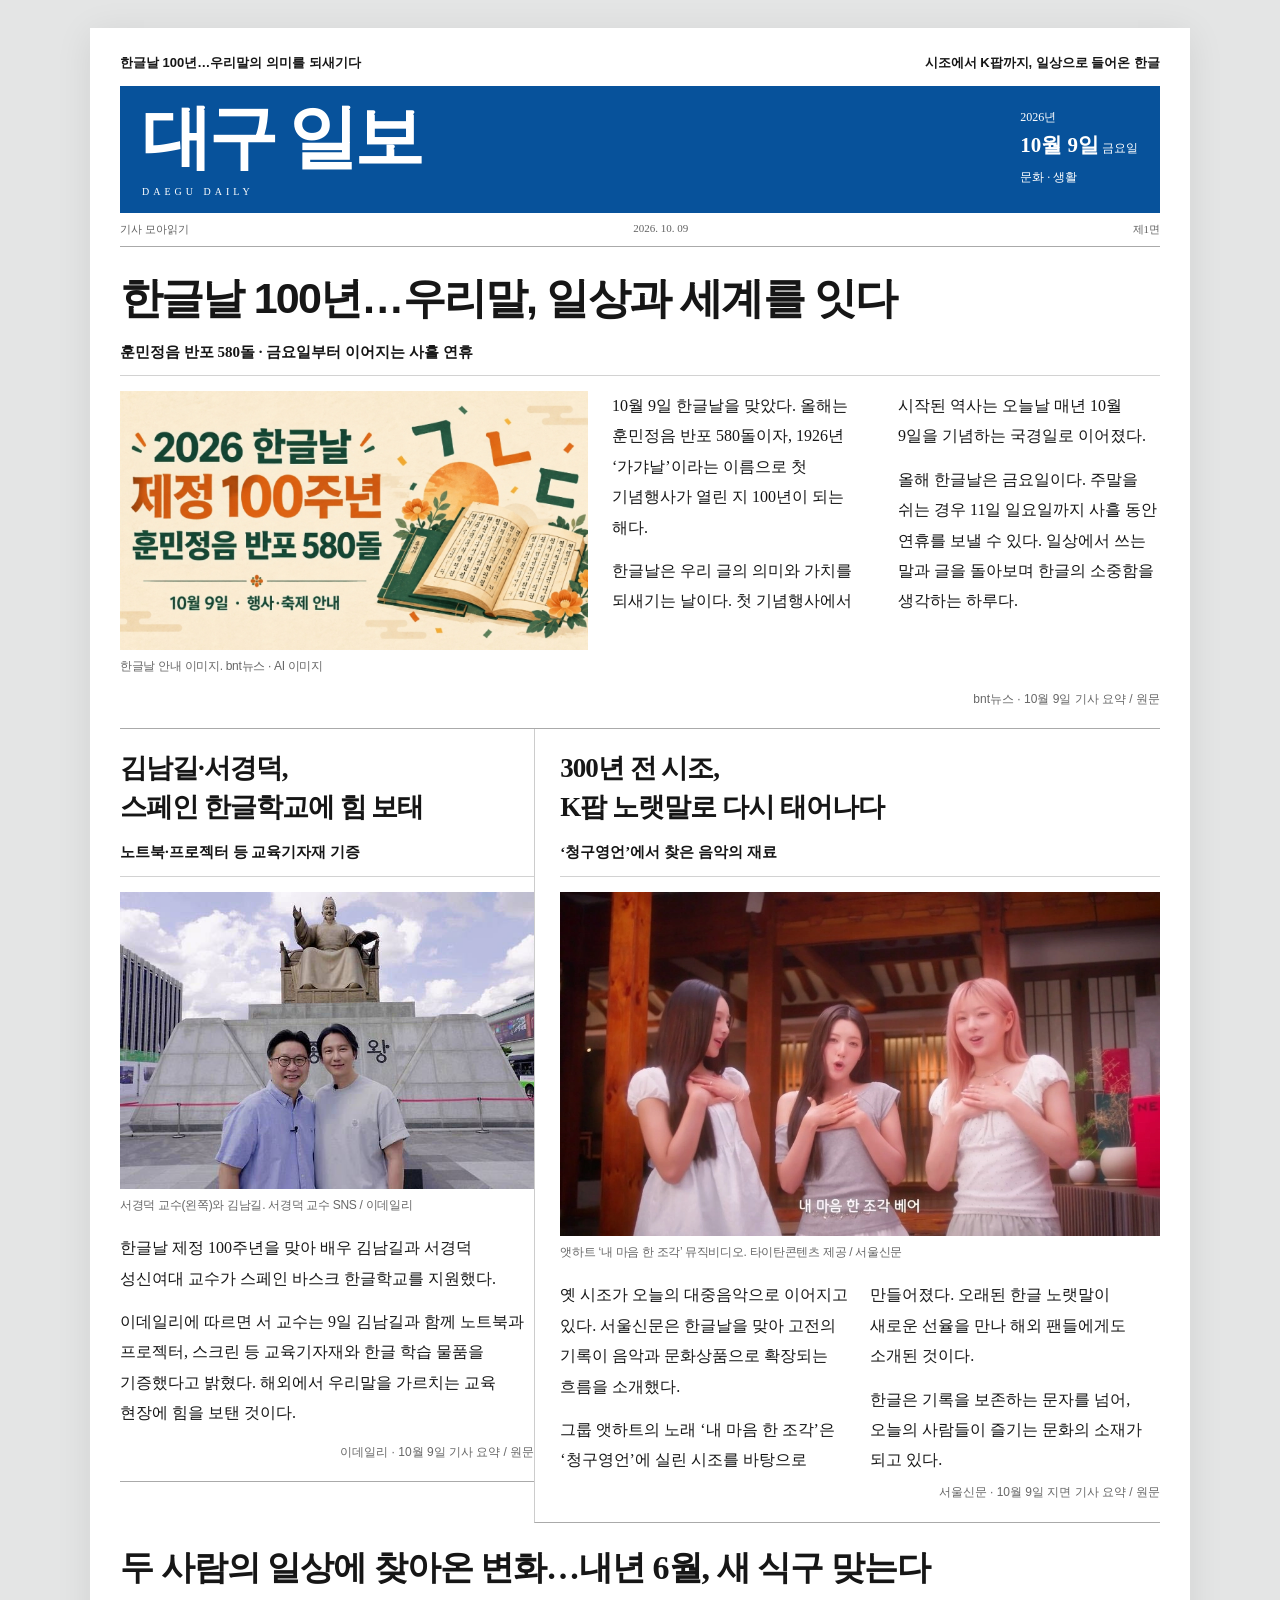
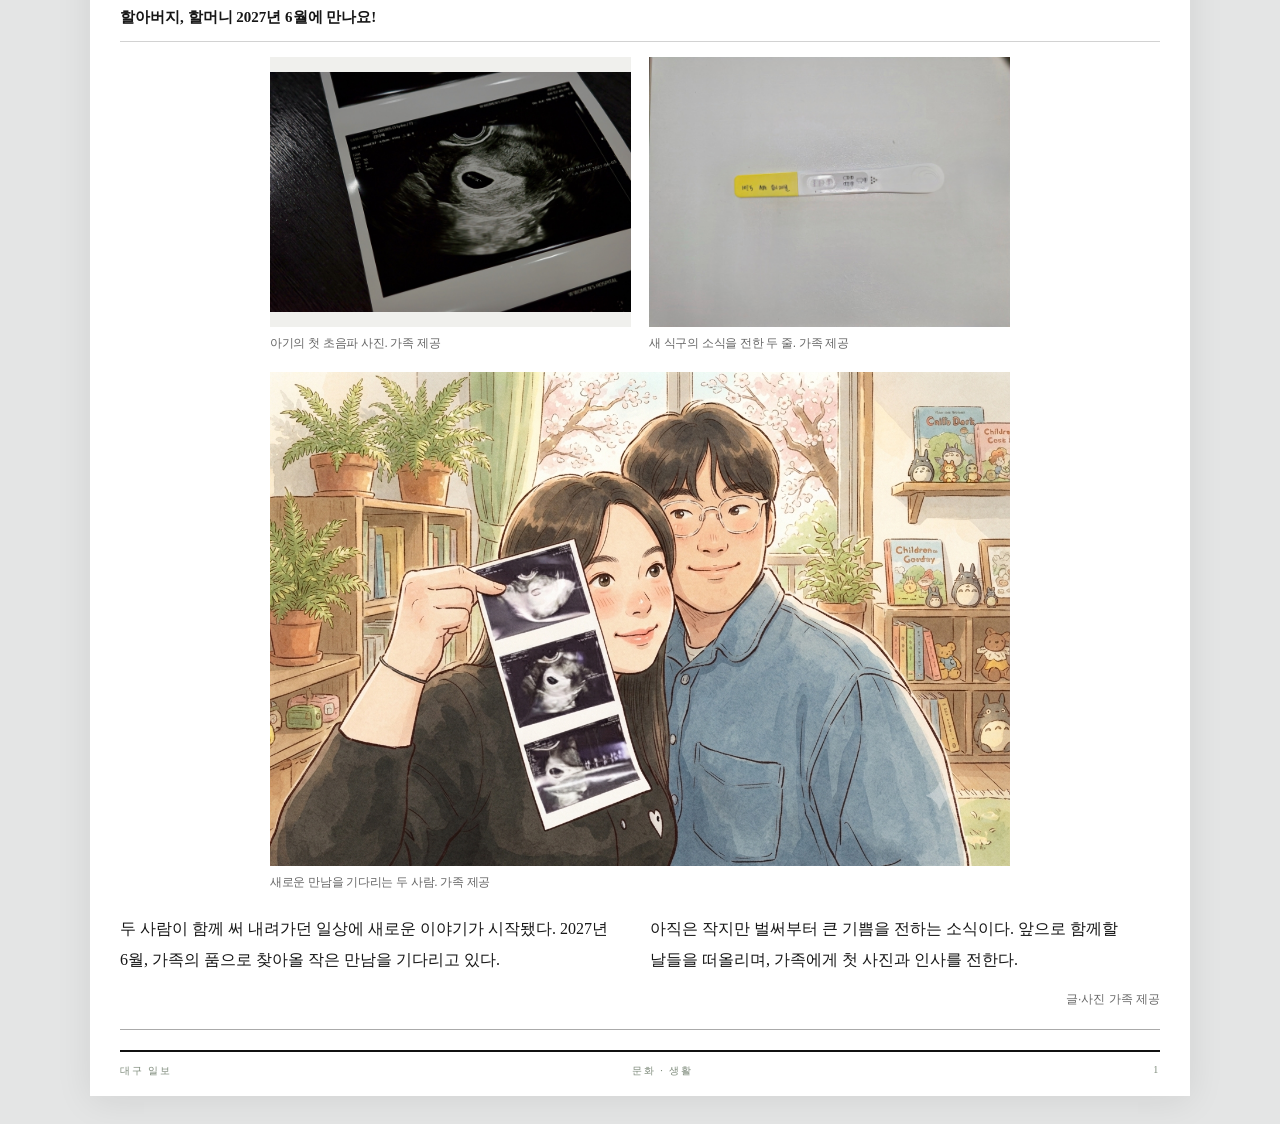
<file: index.html>
<!doctype html>
<html lang="ko">
<head>
<meta charset="utf-8"><meta name="viewport" content="width=device-width, initial-scale=1"><meta name="theme-color" content="#244c41"><meta name="description" content="2026년 10월 9일, 오늘의 기사와 함께 전하는 소식."><meta name="robots" content="noindex,nofollow,noarchive,nosnippet,noimageindex"><title>대구 일보 · 10월 9일</title>
<link rel="icon" type="image/svg+xml" href="data:image/svg+xml,%3Csvg xmlns='http://www.w3.org/2000/svg' viewBox='0 0 64 64'%3E%3Crect width='64' height='64' rx='16' fill='%23244c41'/%3E%3Ctext x='32' y='46' text-anchor='middle' font-size='48' fill='%23f5e7bc'%3E✦%3C/text%3E%3C/svg%3E">
<link rel="stylesheet" href="style.css">
</head>
<body>
<main>
<section id="news" class="press-page" aria-labelledby="news-title">
<div class="press-teasers"><span>한글날 100년…우리말의 의미를 되새기다</span><span>시조에서 K팝까지, 일상으로 들어온 한글</span></div>
<header class="press-masthead"><div><h1 id="news-title">대구 일보</h1><span>DAEGU DAILY</span></div><div class="press-date"><time datetime="2026-10-09">2026년<br><strong>10월 9일</strong> 금요일</time><p>문화 · 생활</p></div></header>
<div class="press-rule"><span>기사 모아읽기</span><span>2026. 10. 09</span><span>제1면</span></div>
<div class="press-grid">
<article class="press-story lead-story"><h2>한글날 100년…<br>우리말, 일상과 세계를 잇다</h2><p class="press-deck">훈민정음 반포 580돌 · 금요일부터 이어지는 사흘 연휴</p><figure class="news-photo"><img src="hangul.jpg" alt="한글날 제정 100주년과 훈민정음 반포 580돌을 안내하는 이미지" width="680" height="376"><figcaption>한글날 안내 이미지. bnt뉴스 · AI 이미지</figcaption></figure><div class="press-columns"><p>10월 9일 한글날을 맞았다. 올해는 훈민정음 반포 580돌이자, 1926년 ‘가갸날’이라는 이름으로 첫 기념행사가 열린 지 100년이 되는 해다.</p><p>한글날은 우리 글의 의미와 가치를 되새기는 날이다. 첫 기념행사에서 시작된 역사는 오늘날 매년 10월 9일을 기념하는 국경일로 이어졌다.</p><p>올해 한글날은 금요일이다. 주말을 쉬는 경우 11일 일요일까지 사흘 동안 연휴를 보낼 수 있다. 일상에서 쓰는 말과 글을 돌아보며 한글의 소중함을 생각하는 하루다.</p></div><a class="press-source" href="https://www.bntnews.co.kr/article/view/bnt202610080193" target="_blank" rel="noopener noreferrer">bnt뉴스 · 10월 9일 기사 요약 / 원문</a></article>
<article class="press-story culture-story"><h2>300년 전 시조,<br>K팝 노랫말로 다시 태어나다</h2><p class="press-deck">‘청구영언’에서 찾은 음악의 재료</p><figure class="news-photo"><img src="culture.webp" alt="앳하트 멤버들이 내 마음 한 조각 뮤직비디오에서 노래하는 모습" width="960" height="550"><figcaption>앳하트 ‘내 마음 한 조각’ 뮤직비디오. 타이탄콘텐츠 제공 / 서울신문</figcaption></figure><div class="press-columns"><p>옛 시조가 오늘의 대중음악으로 이어지고 있다. 서울신문은 한글날을 맞아 고전의 기록이 음악과 문화상품으로 확장되는 흐름을 소개했다.</p><p>그룹 앳하트의 노래 ‘내 마음 한 조각’은 ‘청구영언’에 실린 시조를 바탕으로 만들어졌다. 오래된 한글 노랫말이 새로운 선율을 만나 해외 팬들에게도 소개된 것이다.</p><p>한글은 기록을 보존하는 문자를 넘어, 오늘의 사람들이 즐기는 문화의 소재가 되고 있다.</p></div><a class="press-source" href="https://amp.seoul.co.kr/seoul/20261009008004" target="_blank" rel="noopener noreferrer">서울신문 · 10월 9일 지면 기사 요약 / 원문</a></article>
<article class="press-story people-story"><h2>김남길·서경덕,<br>스페인 한글학교에 힘 보태</h2><p class="press-deck">노트북·프로젝터 등 교육기자재 기증</p><figure class="news-photo"><img src="people.jpg" alt="세종대왕 동상 앞에 선 서경덕 교수와 배우 김남길" width="658" height="471"><figcaption>서경덕 교수(왼쪽)와 김남길. 서경덕 교수 SNS / 이데일리</figcaption></figure><p>한글날 제정 100주년을 맞아 배우 김남길과 서경덕 성신여대 교수가 스페인 바스크 한글학교를 지원했다.</p><p>이데일리에 따르면 서 교수는 9일 김남길과 함께 노트북과 프로젝터, 스크린 등 교육기자재와 한글 학습 물품을 기증했다고 밝혔다. 해외에서 우리말을 가르치는 교육 현장에 힘을 보탠 것이다.</p><a class="press-source" href="https://m.coinlab.edaily.co.kr/News/Read?mediaCodeNo=257&amp;newsId=01751526645611280" target="_blank" rel="noopener noreferrer">이데일리 · 10월 9일 기사 요약 / 원문</a></article>
<article class="press-story family-story"><h2>두 사람의 일상에 찾아온 변화…<br>내년 6월, 새 식구 맞는다</h2><p class="press-deck">할아버지, 할머니 2027년 6월에 만나요!</p><div class="family-photos"><div class="family-photo-pair"><figure class="news-photo"><img src="first-photo.jpg" alt="아기의 첫 초음파 사진" width="1800" height="1200"><figcaption>아기의 첫 초음파 사진. 가족 제공</figcaption></figure><figure class="news-photo"><img src="two-lines.jpg" alt="두 줄이 나타난 임신 테스트기 사진" width="1600" height="1200"><figcaption>새 식구의 소식을 전한 두 줄. 가족 제공</figcaption></figure></div><figure class="news-photo family-couple"><img src="together.png" alt="초음파 사진을 들고 있는 예비 엄마 아빠의 그림" width="1264" height="843"><figcaption>새로운 만남을 기다리는 두 사람. 가족 제공</figcaption></figure></div><div class="press-columns"><p>두 사람이 함께 써 내려가던 일상에 새로운 이야기가 시작됐다. 2027년 6월, 가족의 품으로 찾아올 작은 만남을 기다리고 있다.</p><p>아직은 작지만 벌써부터 큰 기쁨을 전하는 소식이다. 앞으로 함께할 날들을 떠올리며, 가족에게 첫 사진과 인사를 전한다.</p></div><p class="press-source family-source">글·사진 가족 제공</p></article>
</div><footer class="press-footer"><span>대구 일보</span><span>문화 · 생활</span><span>1</span></footer>
</section>

</main>
</body></html>
</file>
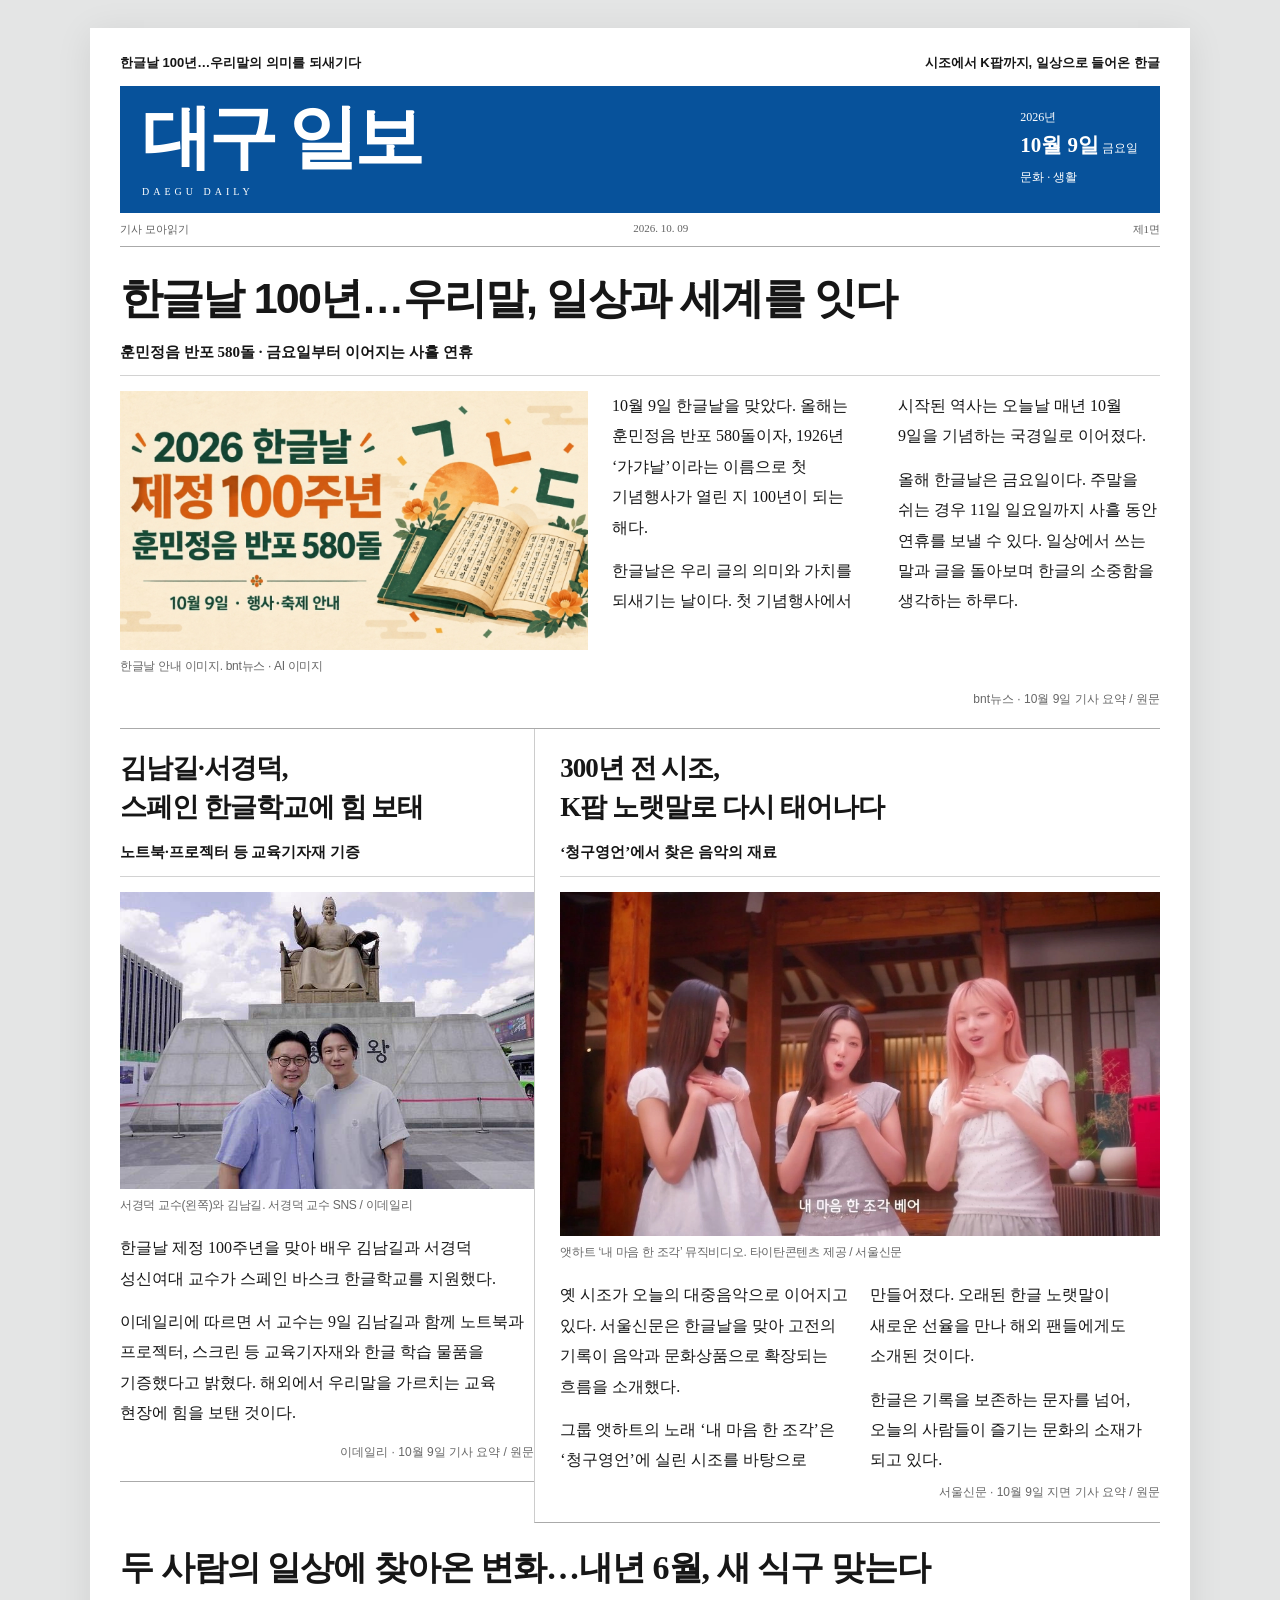
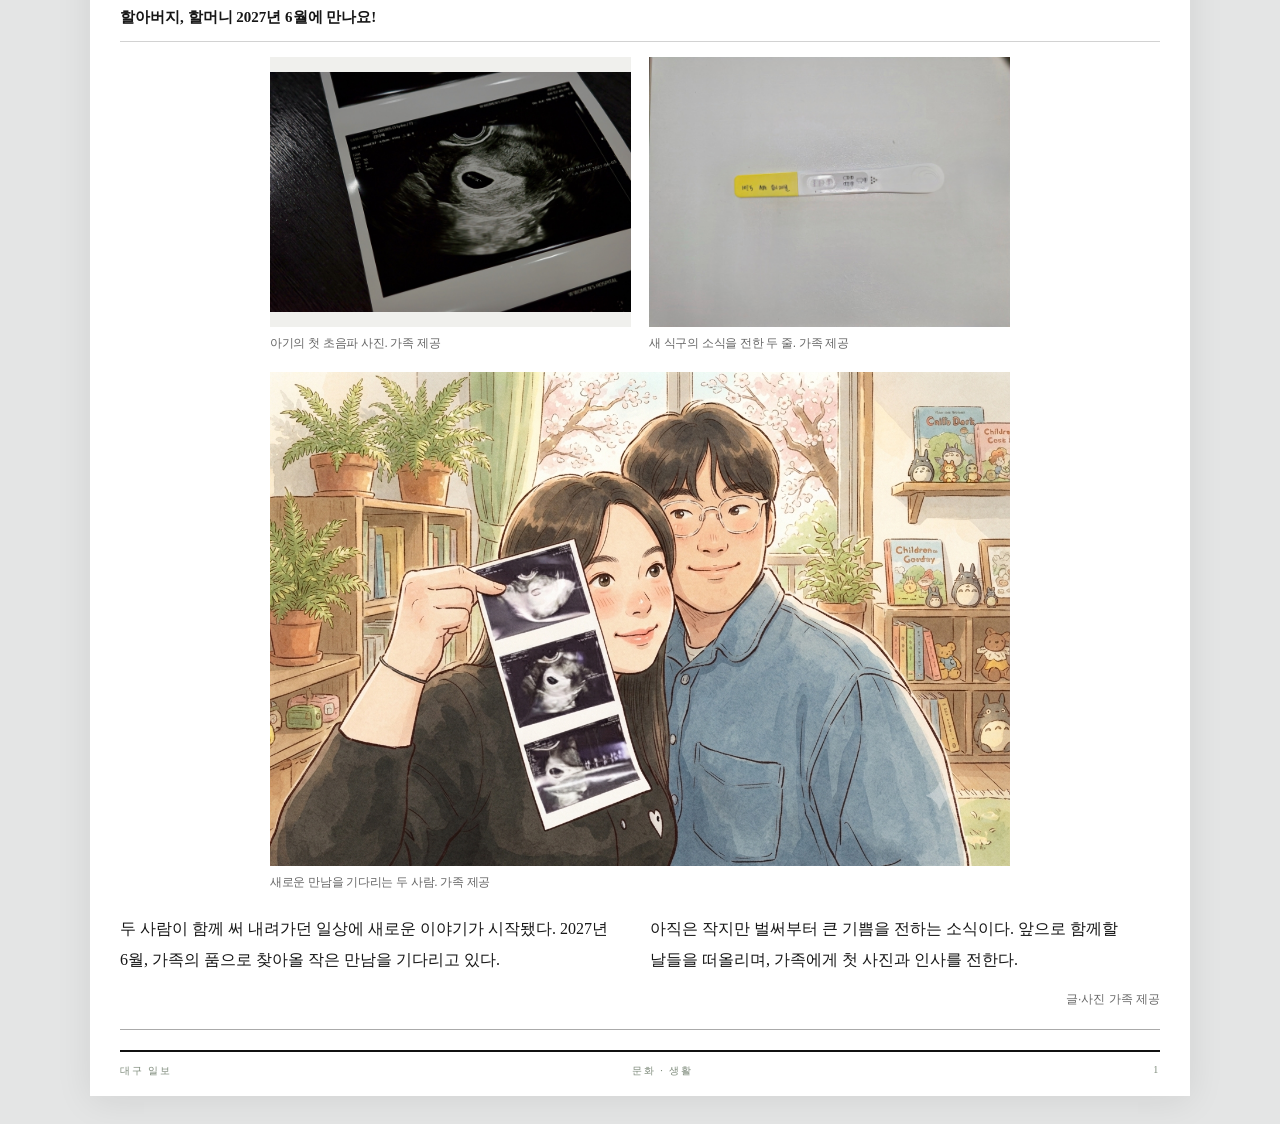
<file: 1009.html>
<!doctype html>
<html lang="ko">
<head>
<meta charset="utf-8"><meta name="viewport" content="width=device-width, initial-scale=1"><meta name="theme-color" content="#244c41"><meta name="description" content="2026년 10월 9일, 오늘의 기사와 함께 전하는 소식."><meta name="robots" content="noindex,nofollow,noarchive,nosnippet,noimageindex"><title>대구 일보 · 10월 9일</title>
<link rel="icon" type="image/svg+xml" href="data:image/svg+xml,%3Csvg xmlns='http://www.w3.org/2000/svg' viewBox='0 0 64 64'%3E%3Crect width='64' height='64' rx='16' fill='%23244c41'/%3E%3Ctext x='32' y='46' text-anchor='middle' font-size='48' fill='%23f5e7bc'%3E✦%3C/text%3E%3C/svg%3E">
<link rel="stylesheet" href="style.css?v=2">
<meta property="og:type" content="website"><meta property="og:site_name" content="대구 일보"><meta property="og:title" content="대구 일보 · 10월 9일"><meta property="og:description" content="한글날, 오늘의 문화와 생활 소식을 한 지면에서 만나보세요."><meta property="og:url" content="https://chanistics.github.io/edition-7f3c9e2a6b804d18/1009.html"><meta property="og:image" content="https://chanistics.github.io/edition-7f3c9e2a6b804d18/preview-newspaper-v2.jpg"><meta property="og:image:secure_url" content="https://chanistics.github.io/edition-7f3c9e2a6b804d18/preview-newspaper-v2.jpg"><meta property="og:image:type" content="image/jpeg"><meta property="og:image:width" content="1200"><meta property="og:image:height" content="630"><meta property="og:image:alt" content="대구 일보 제호와 발행일"><meta name="twitter:card" content="summary_large_image"><meta name="twitter:title" content="대구 일보 · 10월 9일"><meta name="twitter:description" content="오늘의 문화와 생활 소식"><meta name="twitter:image" content="https://chanistics.github.io/edition-7f3c9e2a6b804d18/preview-newspaper-v2.jpg"></head>
<body>
<main>
<section id="news" class="press-page" aria-labelledby="news-title">
<div class="press-teasers"><span>한글날 100년…우리말의 의미를 되새기다</span><span>시조에서 K팝까지, 일상으로 들어온 한글</span></div>
<header class="press-masthead"><div><h1 id="news-title">대구 일보</h1><span>DAEGU DAILY</span></div><div class="press-date"><time datetime="2026-10-09">2026년<br><strong>10월 9일</strong> 금요일</time><p>문화 · 생활</p></div></header>
<div class="press-rule"><span>기사 모아읽기</span><span>2026. 10. 09</span><span>제1면</span></div>
<div class="press-grid">
<article class="press-story lead-story"><h2>한글날 100년…<br>우리말, 일상과 세계를 잇다</h2><p class="press-deck">훈민정음 반포 580돌 · 금요일부터 이어지는 사흘 연휴</p><figure class="news-photo"><img src="hangul.jpg" alt="한글날 제정 100주년과 훈민정음 반포 580돌을 안내하는 이미지" width="680" height="376"><figcaption>한글날 안내 이미지. bnt뉴스 · AI 이미지</figcaption></figure><div class="press-columns"><p>10월 9일 한글날을 맞았다. 올해는 훈민정음 반포 580돌이자, 1926년 ‘가갸날’이라는 이름으로 첫 기념행사가 열린 지 100년이 되는 해다.</p><p>한글날은 우리 글의 의미와 가치를 되새기는 날이다. 첫 기념행사에서 시작된 역사는 오늘날 매년 10월 9일을 기념하는 국경일로 이어졌다.</p><p>올해 한글날은 금요일이다. 주말을 쉬는 경우 11일 일요일까지 사흘 동안 연휴를 보낼 수 있다. 일상에서 쓰는 말과 글을 돌아보며 한글의 소중함을 생각하는 하루다.</p></div><a class="press-source" href="https://www.bntnews.co.kr/article/view/bnt202610080193" target="_blank" rel="noopener noreferrer">bnt뉴스 · 10월 9일 기사 요약 / 원문</a></article>
<article class="press-story culture-story"><h2>300년 전 시조,<br>K팝 노랫말로 다시 태어나다</h2><p class="press-deck">‘청구영언’에서 찾은 음악의 재료</p><figure class="news-photo"><img src="culture.webp" alt="앳하트 멤버들이 내 마음 한 조각 뮤직비디오에서 노래하는 모습" width="960" height="550"><figcaption>앳하트 ‘내 마음 한 조각’ 뮤직비디오. 타이탄콘텐츠 제공 / 서울신문</figcaption></figure><div class="press-columns"><p>옛 시조가 오늘의 대중음악으로 이어지고 있다. 서울신문은 한글날을 맞아 고전의 기록이 음악과 문화상품으로 확장되는 흐름을 소개했다.</p><p>그룹 앳하트의 노래 ‘내 마음 한 조각’은 ‘청구영언’에 실린 시조를 바탕으로 만들어졌다. 오래된 한글 노랫말이 새로운 선율을 만나 해외 팬들에게도 소개된 것이다.</p><p>한글은 기록을 보존하는 문자를 넘어, 오늘의 사람들이 즐기는 문화의 소재가 되고 있다.</p></div><a class="press-source" href="https://amp.seoul.co.kr/seoul/20261009008004" target="_blank" rel="noopener noreferrer">서울신문 · 10월 9일 지면 기사 요약 / 원문</a></article>
<article class="press-story people-story"><h2>김남길·서경덕,<br>스페인 한글학교에 힘 보태</h2><p class="press-deck">노트북·프로젝터 등 교육기자재 기증</p><figure class="news-photo"><img src="people.jpg" alt="세종대왕 동상 앞에 선 서경덕 교수와 배우 김남길" width="658" height="471"><figcaption>서경덕 교수(왼쪽)와 김남길. 서경덕 교수 SNS / 이데일리</figcaption></figure><p>한글날 제정 100주년을 맞아 배우 김남길과 서경덕 성신여대 교수가 스페인 바스크 한글학교를 지원했다.</p><p>이데일리에 따르면 서 교수는 9일 김남길과 함께 노트북과 프로젝터, 스크린 등 교육기자재와 한글 학습 물품을 기증했다고 밝혔다. 해외에서 우리말을 가르치는 교육 현장에 힘을 보탠 것이다.</p><a class="press-source" href="https://m.coinlab.edaily.co.kr/News/Read?mediaCodeNo=257&amp;newsId=01751526645611280" target="_blank" rel="noopener noreferrer">이데일리 · 10월 9일 기사 요약 / 원문</a></article>
<article class="press-story family-story"><h2>두 사람의 일상에 찾아온 변화…<br>내년 6월, 새 식구 맞는다</h2><p class="press-deck">할아버지, 할머니 2027년 6월에 만나요!</p><div class="family-photos"><div class="family-photo-pair"><figure class="news-photo"><img src="first-photo.jpg" alt="아기의 첫 초음파 사진" width="1800" height="1200"><figcaption>아기의 첫 초음파 사진. 가족 제공</figcaption></figure><figure class="news-photo"><img src="two-lines.jpg" alt="두 줄이 나타난 임신 테스트기 사진" width="1600" height="1200"><figcaption>새 식구의 소식을 전한 두 줄. 가족 제공</figcaption></figure></div><figure class="news-photo family-couple"><img src="together.png" alt="초음파 사진을 들고 있는 예비 엄마 아빠의 그림" width="1264" height="843"><figcaption>새로운 만남을 기다리는 두 사람. 가족 제공</figcaption></figure></div><div class="press-columns"><p>두 사람이 함께 써 내려가던 일상에 새로운 이야기가 시작됐다. 2027년 6월, 가족의 품으로 찾아올 작은 만남을 기다리고 있다.</p><p>아직은 작지만 벌써부터 큰 기쁨을 전하는 소식이다. 앞으로 함께할 날들을 떠올리며, 가족에게 첫 사진과 인사를 전한다.</p></div><p class="press-source family-source">글·사진 가족 제공</p></article>
</div><footer class="press-footer"><span>대구 일보</span><span>문화 · 생활</span><span>1</span></footer>
</section>

</main>
</body></html>
</file>
<file: style.css>
:root{color-scheme:light;--paper:#fbf7ec;--ink:#244c41;--muted:#6c786f;--gold:#d8b570;--line:#d9d9c9}*{box-sizing:border-box}body{margin:0;background:#e9eddf;color:var(--ink);font-family:-apple-system,BlinkMacSystemFont,"Apple SD Gothic Neo","Malgun Gothic",sans-serif}button{font:inherit;cursor:pointer;-webkit-tap-highlight-color:transparent}button:focus-visible{outline:3px solid #b98236;outline-offset:5px}[hidden]{display:none!important}main{max-width:760px;margin:auto;background:var(--paper);min-height:100svh;box-shadow:0 0 90px #244c410a}.game{padding:32px 42px 26px;min-height:100svh;display:flex;flex-direction:column;justify-content:space-between}.masthead,.letter-top{display:flex;align-items:center;justify-content:space-between;font-size:12px;letter-spacing:2px;border-bottom:1px solid var(--line);padding-bottom:20px}.tiny-star{font-size:25px}.intro{text-align:center;padding:48px 0 34px}.eyebrow{font-size:12px;letter-spacing:2px;font-weight:600}.intro h1{font-family:Georgia,"Batang",serif;font-weight:400;font-size:clamp(32px,6vw,48px);line-height:1.55;letter-spacing:-1.6px;margin:22px 0}em{font-style:normal;position:relative}.intro em{background:linear-gradient(transparent 76%,#e4d5a6 76%,#e4d5a6 93%,transparent 93%)}.instruction{font-size:16px;line-height:1.9;color:var(--muted)}.cards{display:grid;grid-template-columns:repeat(3,1fr);gap:16px;perspective:1000px;padding:8px 5px 20px}.card{position:relative;border:0;padding:0;aspect-ratio:0.65;background:transparent;transition:transform .3s;min-width:0}.card:nth-child(1){transform:rotate(-6deg) translateY(7px)}.card:nth-child(3){transform:rotate(6deg) translateY(7px)}.card:hover{transform:translateY(-8px)}.back,.front{position:absolute;inset:0;display:flex;flex-direction:column;align-items:center;justify-content:space-between;border-radius:80px 80px 10px 10px;padding:24px 8px;backface-visibility:hidden;transition:transform .65s;box-shadow:0 7px 14px #244c4112}.back{background:var(--ink);color:#f1e4bf;border:6px double #8b9a78;transform:rotateY(0deg)}.front{background:#efe9d6;border:1px solid #d7c8a2;transform:rotateY(180deg);justify-content:center;gap:14px}.card.open .back{transform:rotateY(-180deg)}.card.open .front{transform:rotateY(0deg)}.card-number{font:italic 20px Georgia,serif}.card-symbol{font-size:66px;line-height:1}.card-label{font-size:12px;letter-spacing:4px}.front-icon{font-size:40px;color:#9c742e}.front strong{font-size:23px;font-weight:500}.front span:last-child{font-size:13px;color:#657469;white-space:nowrap}.game-bottom{text-align:center;padding-top:30px}#progress{font-size:14px;color:var(--muted);min-height:22px}.primary{width:100%;max-width:380px;background:var(--ink);border:1px solid var(--ink);color:var(--paper);padding:18px;border-radius:4px;font-size:16px;transition:background .3s}.primary:disabled{background:#e7e8db;border-color:#e0e2d3;color:#7a8376;cursor:default}.footnote{font-size:11px;letter-spacing:2px;margin:30px 0 0;color:#7b8878}.letter{padding:30px 42px 24px;animation:arrive .9s ease both}.announcement{text-align:center;padding:46px 0 30px}.announcement .eyebrow{font-size:13px;letter-spacing:1px}.heart{display:block;font:56px Georgia,serif;color:#9c742e;margin:20px 0}.announcement h1{font-family:Georgia,"Batang",serif;font-size:clamp(27px,5vw,40px);line-height:1.7;font-weight:400;letter-spacing:-1.5px;margin:12px -10px 22px;outline:none}.announcement h1 em{font-size:.84em}.announcement p:last-child,.closing p{font-size:16px;line-height:2;color:#687669}.album{padding-top:6px}.photo-row{display:grid;grid-template-columns:1fr 1fr;gap:14px}figure{margin:0;background:#fffdf8;padding:9px;box-shadow:0 3px 14px #244c4110;border:1px solid #e6e2d6}figure img{display:block;width:100%;height:auto}.photo-row img{aspect-ratio:1.2;object-fit:cover}.photo-row figure:nth-child(2) img{object-fit:contain;background:#d5d5d0}figcaption{font-size:13px;color:#627368;padding:13px 2px 5px;letter-spacing:-.3px}figcaption span{font-family:Georgia,serif;color:#9b947c;font-size:12px;margin-right:6px}.couple{margin-top:19px;transform:rotate(-1deg)}.closing{text-align:center;padding:26px 0 20px}.date{border-top:1px solid var(--line);border-bottom:1px solid var(--line);max-width:250px;margin:27px auto;padding:22px}.date span{display:block;font-size:13px;letter-spacing:2px}.date strong{display:block;font:38px Georgia,serif;font-weight:400;letter-spacing:4px;margin-top:12px}.closing .signature{color:var(--ink)}footer{text-align:center}footer>span{display:block;font-size:10px;letter-spacing:1.8px;color:#7b8878}#restart{margin-top:25px;background:none;border:0;border-bottom:1px solid #a0ab99;color:#6b796c;font-size:14px;padding:8px 1px}#confetti{position:fixed;inset:0;pointer-events:none;overflow:hidden}.confetti-piece{position:absolute;top:-20px;width:7px;height:12px;animation:fall 3.5s ease-in forwards}@keyframes fall{to{transform:translateY(110vh) rotate(500deg);opacity:0}}@keyframes arrive{from{opacity:0;transform:translateY(24px)}to{opacity:1;transform:translateY(0)}}@media(min-width:800px){main{margin:28px auto;min-height:calc(100svh - 56px)}.game{min-height:calc(100svh - 56px);max-width:650px;margin:auto}.letter{padding-left:65px;padding-right:65px}}@media(max-width:480px){.game{padding:24px 24px 22px}.intro{padding:32px 0 24px}.cards{gap:10px}.back,.front{padding:18px 4px}.card-symbol{font-size:48px}.front{gap:11px}.front strong{font-size:21px}.front span:last-child{font-size:12px}.letter{padding:24px 20px}.announcement{padding-top:32px}.photo-row{gap:10px}figure{padding:6px}figcaption{font-size:12px;padding:11px 0 4px}.game-bottom{padding-top:22px}.masthead,.letter-top{font-size:10px;letter-spacing:1.6px}}@media(prefers-reduced-motion:reduce){*,*::before,*::after{animation:none!important;transition:none!important}.confetti-piece{display:none}}

/* A compact arcade that keeps the letter a surprise until the reward is claimed. */
.game{display:block;max-width:560px;padding:24px 28px 22px;min-height:100svh}.arcade-intro{text-align:center;padding:25px 0 22px}.arcade-intro h1{font-family:Georgia,"Batang",serif;font-size:34px;font-weight:400;letter-spacing:-1.4px;margin:12px 0}.arcade-intro h1 em{font-style:normal}.arcade-intro>p:last-child{font-size:14px;line-height:1.7;color:var(--muted);margin-bottom:0}.scoreboard{display:flex;align-items:center;justify-content:space-between;gap:8px;font-size:12px;margin-bottom:12px}.scoreboard strong{font-size:16px;font-variant-numeric:tabular-nums}.scoreboard>span:first-child{letter-spacing:1px}.score-total{color:#7b8878}#pause{border:1px solid #c4ccba;background:transparent;color:var(--ink);border-radius:4px;padding:9px 10px;font-size:12px;min-height:40px}#pause:disabled{opacity:.45;cursor:default}.playfield{position:relative;border-radius:12px;overflow:hidden;background:#173d35;box-shadow:0 8px 24px #244c4119}#board{display:block;width:100%;height:auto;touch-action:none;outline-offset:-4px;aspect-ratio:360/410}.game-overlay{position:absolute;inset:0;display:grid;place-items:center;background:#15392ec9;padding:20px}.overlay-panel{text-align:center;width:100%;color:#fbf7ec}#overlay-kicker{font-size:12px;letter-spacing:2px;color:#e3c890}#overlay-title{font-family:Georgia,"Batang",serif;font-size:32px;font-weight:400;line-height:1.45;margin:18px 0}#overlay-copy{font-size:14px;line-height:1.8;color:#d5dfd0;margin:0 0 25px}.overlay-panel .primary{background:#f0dfb8;color:#23483b;border-color:#f0dfb8;max-width:245px;font-weight:600;padding:15px}.arcade-bottom{text-align:center;padding-top:15px}#controls{font-size:14px;line-height:1.8;margin:0;color:#526955}#controls span{font-size:12px;color:#778171}.game-status{font-size:13px;color:#657667;line-height:1.6;min-height:21px;margin:12px 0 0}.arcade-bottom .footnote{margin-top:18px}@media(min-width:800px){.game{min-height:calc(100svh - 56px)}}@media(max-width:480px){.game{padding:18px 20px}.game .masthead{padding-bottom:13px}.arcade-intro{padding:16px 0}.arcade-intro h1{font-size:30px;margin:8px 0}.arcade-intro .eyebrow{font-size:11px;margin:6px 0}.arcade-intro>p:last-child{font-size:13px}.arcade-bottom .footnote{margin-top:12px}}@media(max-height:750px) and (max-width:480px){.playfield{max-width:290px;margin:auto}.arcade-intro{padding:10px 0}.arcade-intro h1{font-size:27px}.arcade-bottom{padding-top:10px}.arcade-bottom .footnote{display:none}}

.newspaper{padding:32px 42px 26px;color:#292e2b;background:#fbf9f1;min-height:100svh}.news-masthead{text-align:center;border-top:3px solid #292e2b;padding-top:15px}.news-masthead>p{font:11px Georgia,serif;letter-spacing:4px;margin:0}.news-masthead h1{font-family:"Batang",Georgia,serif;font-size:52px;letter-spacing:-3px;font-weight:600;margin:15px 0 20px}.edition{border-top:1px solid #292e2b;border-bottom:3px double #292e2b;display:flex;justify-content:space-between;gap:12px;padding:11px 0;font-size:12px;color:#545c56}.news-article{padding-top:28px}.news-category{display:flex;justify-content:space-between;align-items:center;font-size:12px;font-weight:600;letter-spacing:1px;color:#5a635a}.news-category span{font:italic 22px Georgia,serif;color:#a1a496}.news-article h2{font-family:"Batang",Georgia,serif;font-weight:600;font-size:38px;line-height:1.5;letter-spacing:-1.4px;margin:14px 0}.news-deck{font-size:14px;line-height:1.8;color:#646b60;margin:0 0 19px}.article-credit{display:flex;justify-content:space-between;flex-wrap:wrap;gap:6px;font-size:12px;color:#7a8075;border-bottom:1px solid #d5d6cb;padding-bottom:14px}.news-body{font-family:"Batang",Georgia,serif;font-size:17px;line-height:2;word-break:keep-all;padding-top:4px}.news-body p{margin:20px 0}.news-note{border-left:2px solid #546854;padding:4px 0 4px 20px;margin:28px 0}.news-note>span{font-size:12px;color:#77806f}.news-note p{font-family:"Batang",Georgia,serif;font-size:20px;line-height:1.7;margin:8px 0;color:#455642}.source-note{display:flex;justify-content:space-between;align-items:center;gap:16px;border-top:1px solid #d5d6cb;padding:14px 0 20px}.source-note p{font-size:12px;color:#757d6f;line-height:1.9;margin:0}.source-note a{color:#465d48;font-size:12px;white-space:nowrap;text-underline-offset:4px;padding:12px 0}.personal-news{border-top:3px double #292e2b;padding:30px 0 24px;text-align:center}.personal-label{font-size:12px;letter-spacing:2px;color:#77806f}.personal-news h2{font-family:"Batang",Georgia,serif;font-size:29px;line-height:1.6;font-weight:400;letter-spacing:-1px;color:var(--ink);margin:18px 0}.personal-news>p:not(.personal-label){font-size:14px;line-height:1.8;color:#6e7869}.personal-news .primary{margin-top:15px}.news-footer{font-size:11px;line-height:1.8;color:#8a907f;border-top:1px solid #d5d6cb;padding-top:18px}@media(min-width:800px){.newspaper{padding:38px 65px;min-height:calc(100svh - 56px)}}@media(max-width:480px){.newspaper{padding:24px}.news-masthead h1{font-size:43px}.news-article h2{font-size:30px;letter-spacing:-1.3px}.news-deck{font-size:13px}.news-body{font-size:16px}.personal-news h2{font-size:27px}.source-note{gap:9px}.source-note p{font-size:11px}.edition{font-size:11px}}

/* Printed newspaper edition; announcement styles remain unchanged. */
body:has(.newspaper:not([hidden])){background:#dddcd5}main:has(.newspaper:not([hidden])){max-width:960px;background:#f5f2e8;box-shadow:0 2px 4px #191b191a,0 16px 60px #191b191c}.newspaper{color:#242620;background-color:#f5f2e8;background-image:repeating-linear-gradient(0deg,#3a392003 0px,#3a392003 1px,transparent 1px,transparent 3px);padding:28px 42px 22px;border:1px solid #d8d6cc}.news-masthead{border:0;padding:0}.paper-topline{display:flex;justify-content:space-between;font-size:12px;font-family:"Batang",serif;border-top:2px solid #292b24;border-bottom:1px solid #292b24;padding:9px 0}.nameplate{display:grid;grid-template-columns:1fr 4fr 1fr;align-items:center;gap:10px;padding:24px 0 21px}.news-masthead h1{font-family:"Batang",Georgia,serif;font-size:70px;font-weight:900;letter-spacing:-4px;line-height:1.2;margin:0}.nameplate>div>p{font:10px Georgia,serif;letter-spacing:4px;margin:9px 0 0}.date-block{border-right:1px solid #9b9c8e;padding-right:10px}.date-block strong{display:block;font:bold 25px Georgia,serif}.date-block span{display:block;font:10px Georgia,serif;letter-spacing:2px;margin-top:5px}.edition-block{border-left:1px solid #9b9c8e;padding-left:10px;font-family:"Batang",serif;line-height:1.8}.edition-block strong{display:block;font-size:12px}.edition-block span{font-size:10px;white-space:nowrap}.edition{border-top:3px double #292b24;border-bottom:1px solid #292b24;font-family:"Batang",serif;padding:8px 0;color:#44483d;font-size:12px}.news-article{padding-top:20px}.news-category{font-family:"Batang",serif;font-size:12px;letter-spacing:0;color:#282b23}.news-category span:first-child{border:1px solid #3f4439;padding:4px 8px;font:inherit;color:inherit}.news-category span:last-child{font:10px Georgia,serif;letter-spacing:1px;color:#666b5e}.news-article h2{font-family:"Batang",Georgia,serif;font-size:52px;font-weight:900;line-height:1.36;letter-spacing:-2px;margin:17px 0 13px}.news-deck{font-family:"Batang",serif;font-size:19px;color:#464c40;line-height:1.65;margin:0 0 16px}.article-credit{padding-bottom:10px;border-bottom:1px solid #777e6e;font-family:"Batang",serif;color:#5d6558}.news-body{column-count:2;column-gap:32px;column-rule:1px solid #b6b9aa;text-align:justify;font-family:"Batang",Georgia,serif;font-size:17px;line-height:1.95;word-break:normal;overflow-wrap:break-word;padding-top:19px}.news-body p{margin:0 0 12px}.news-body p:first-child::first-letter{float:left;font-size:46px;line-height:1;margin:8px 6px 0 0;font-weight:700}.news-note{border:0;border-top:3px double #777e6e;border-bottom:1px solid #777e6e;padding:17px 0;margin:13px 0 0;text-align:center;display:grid;grid-template-columns:1fr 4fr 1fr;align-items:center;gap:10px}.news-note>span{font-family:"Batang",serif;font-size:12px;color:#565e50}.news-note p{font-family:"Batang",serif;font-weight:600;font-size:22px;line-height:1.6;margin:0;color:#363d30}.news-note p br{display:none}.news-note .quote-end{font-size:11px}.source-note{border:0;padding:12px 0 16px}.source-note p,.source-note a{font-size:12px;color:#626a59}.personal-news{position:relative;border:1px solid #5f6657;outline:3px double #828777;outline-offset:-6px;margin:14px 0 22px;padding:21px 26px 26px;text-align:left}.personal-label{display:flex;justify-content:space-between;align-items:center;border-bottom:1px solid #858b79;padding-bottom:12px;margin:0;color:#4a5241;letter-spacing:1px;font-family:"Batang",serif;font-size:12px}.personal-label span:last-child{background:#343d2c;color:#f5f2e8;padding:4px 7px;font-size:11px;letter-spacing:0}.personal-news h2{font-family:"Batang",Georgia,serif;font-size:34px;font-weight:700;color:#303729;line-height:1.5;margin:18px 0 9px}.personal-news>p:not(.personal-label){font-family:"Batang",serif;color:#59624e;margin:0;font-size:15px}.personal-news .primary{width:auto;max-width:none;border-radius:0;background:transparent;border:1px solid #343d2c;color:#343d2c;font-family:"Batang",serif;padding:13px 23px;font-weight:700;margin-top:19px}.personal-news .primary:hover{background:#343d2c;color:#f5f2e8}.news-footer{display:flex;justify-content:space-between;gap:8px;padding-top:12px;border-top:2px solid #343d2c;font-family:"Batang",serif;font-size:11px;color:#626a59}@media(min-width:800px){.newspaper{padding:32px 48px}.personal-news{padding-right:240px}.personal-news .primary{position:absolute;right:28px;bottom:35px}.personal-news h2 br{display:none}}@media(max-width:600px){.newspaper{padding:18px 20px}.paper-topline{font-size:10px}.nameplate{grid-template-columns:.9fr 4fr;padding:23px 0 20px}.edition-block{display:none}.news-masthead h1{font-size:46px;letter-spacing:-3px}.date-block strong{font-size:21px}.date-block span{font-size:9px;letter-spacing:1px}.nameplate>div>p{font-size:9px;letter-spacing:3px}.edition{font-size:10px;gap:8px}.news-article h2{font-size:34px;letter-spacing:-1.5px;line-height:1.45}.news-deck{font-size:15px}.article-credit{font-size:11px}.news-body{font-size:16px;column-gap:21px;line-height:1.9}.news-body p:first-child::first-letter{font-size:37px;margin-top:6px}.news-note{grid-template-columns:1fr;gap:6px;padding:15px 0}.news-note p{font-size:20px}.news-note p br{display:block}.news-note .quote-end{display:none}.source-note p{font-size:11px}.personal-news{padding:20px 18px}.personal-news h2{font-size:27px}.personal-news>p:not(.personal-label){font-size:14px}.personal-label{font-size:11px;letter-spacing:0}.personal-news .primary{display:block;width:100%}.news-footer{font-size:10px}.news-footer>span:last-child{display:none}}@media(max-width:359px){.newspaper{padding:16px}.news-masthead h1{font-size:39px}.news-article h2{font-size:29px}.news-body{column-count:1}.news-deck{font-size:14px}}
.news-deck{word-break:keep-all}.news-body p:first-child::first-letter{float:none;font-size:inherit;line-height:inherit;margin:0;font-weight:inherit}

/* A shared newspaper grid: family news follows the same editorial treatment. */
body:has(.press-page:not([hidden])){background:#e4e5e5}main:has(.press-page:not([hidden])){max-width:1100px;background:#fff;box-shadow:0 5px 35px #00000015}.press-page{padding:25px 30px 18px;background:#fff;color:#161616;min-height:100svh;font-family:"Batang",Georgia,serif}.press-teasers{display:flex;gap:25px;justify-content:space-between;font-family:-apple-system,BlinkMacSystemFont,"Apple SD Gothic Neo",sans-serif;font-size:13px;line-height:1.5;padding:0 0 13px}.press-teasers span{max-width:46%;font-weight:600}.press-masthead{background:#07529b;color:#fff;display:flex;justify-content:space-between;align-items:center;padding:13px 22px 16px}.press-masthead h1{font-size:70px;letter-spacing:-4px;line-height:1.1;margin:0;font-weight:700}.press-masthead>div>span{font-family:Georgia,serif;font-size:10px;letter-spacing:4px;display:block;margin:10px 0 0}.press-date{font-family:"Batang",serif;font-size:12px;line-height:1.7}.press-date strong{font-size:21px}.press-date p{margin:4px 0 0}.press-rule{display:flex;justify-content:space-between;border-bottom:1px solid #aaa;padding:9px 0;font-size:11px;color:#626262}.press-grid{display:grid;grid-template-columns:1fr 1.45fr;column-gap:25px;align-items:start}.press-story{border-bottom:1px solid #aaa;padding:20px 0 18px}.press-story h2{font-size:27px;line-height:1.45;font-weight:800;letter-spacing:-1px;margin:0 0 13px;word-break:keep-all}.press-story p{font-size:16px;line-height:1.9;margin:0 0 13px;text-align:justify;overflow-wrap:break-word}.press-story .press-deck{font-size:15px;font-weight:600;line-height:1.7;margin:0 0 15px;padding-bottom:10px;border-bottom:1px solid #d2d2d2;text-align:left;word-break:keep-all}.press-columns{column-count:2;column-gap:20px}.press-columns p{margin-top:0}.lead-story{grid-column:1/-1;padding-top:22px}.lead-story h2{font-family:-apple-system,BlinkMacSystemFont,"Apple SD Gothic Neo",sans-serif;font-size:43px;letter-spacing:-1.8px;line-height:1.35}.lead-story h2 br{display:none}.lead-story .press-columns{column-count:3;column-rule:1px solid #ddd;column-gap:24px}.culture-story{grid-column:2;grid-row:2;border-left:1px solid #ccc;padding-left:25px;margin-left:-25px}.people-story{grid-column:1;grid-row:2 / span 2;padding-right:0}.family-story{grid-column:2;grid-row:3;border-left:1px solid #ccc;padding-left:25px;margin-left:-25px}.press-source{display:block;color:#676767;font-family:-apple-system,BlinkMacSystemFont,"Apple SD Gothic Neo",sans-serif;font-size:12px;line-height:1.8;text-decoration:none;text-align:right}.press-source:hover{text-decoration:underline}.family-story h2 button{font:inherit;color:inherit;letter-spacing:inherit;text-align:left;border:0;background:none;padding:0;line-height:inherit;cursor:pointer}.family-story h2 button:hover{text-decoration:underline;text-underline-offset:5px;text-decoration-thickness:1px}.press-story .family-source{font-family:-apple-system,BlinkMacSystemFont,"Apple SD Gothic Neo",sans-serif;font-size:12px;margin:0;text-align:right;color:#676767}.article-continue{font:inherit;color:inherit;background:none;border:0;padding:5px 0 5px 10px;text-decoration:underline;text-underline-offset:3px}.press-footer{display:flex;justify-content:space-between;font-size:11px;border-top:2px solid #111;margin-top:20px;padding-top:12px;color:#656565}@media(max-width:650px){.press-page{padding:15px 16px}.press-teasers{font-size:10px;gap:14px;padding-bottom:10px}.press-masthead{padding:15px 12px}.press-masthead h1{font-size:42px;letter-spacing:-2px}.press-masthead>div>span{font-size:8px;letter-spacing:2px;margin-top:8px}.press-date{font-size:9px}.press-date strong{font-size:14px}.press-rule{font-size:10px}.press-grid{grid-template-columns:1fr 1fr;column-gap:16px}.lead-story h2{font-size:30px;letter-spacing:-1.2px}.lead-story h2 br{display:block}.lead-story .press-columns{column-count:2;column-gap:20px}.press-story h2{font-size:22px;line-height:1.55;letter-spacing:-.8px}.press-story .press-deck{font-size:13px}.press-story p{font-size:16px;line-height:1.85}.press-columns{column-count:1}.press-source{font-size:11px}.culture-story{padding-left:16px;margin-left:-16px}.family-story{grid-column:1/-1;grid-row:3;border-left:0;padding-left:0;margin-left:0}.family-story .press-columns{column-count:2;column-gap:20px}.family-story h2{font-size:27px}.people-story{grid-row:2}.press-story{padding-top:17px}.press-footer{margin-top:14px}}@media(max-width:359px){.press-masthead h1{font-size:35px}.press-grid{display:block}.culture-story{border-left:0;padding-left:0;margin-left:0}.lead-story .press-columns,.family-story .press-columns{column-count:1}.lead-story h2{font-size:28px}}

/* Complete, continuous newspaper: no reveal or article-opening controls. */
.news-photo{padding:0;margin:0 0 18px;border:0;box-shadow:none;background:none}.news-photo img{display:block;width:100%;height:auto;object-fit:contain}.news-photo figcaption{font-family:-apple-system,BlinkMacSystemFont,"Apple SD Gothic Neo",sans-serif;font-size:12px;color:#666;line-height:1.65;padding:7px 0 0}.lead-story .news-photo{float:left;width:45%;margin:0 24px 12px 0}.lead-story .press-columns{column-count:2;column-rule:none}.lead-story .press-source{clear:both}.culture-story,.people-story{grid-row:2}.family-story{grid-column:1/-1;grid-row:3;border-left:0;padding-left:0;margin-left:0}.family-story>.press-columns{column-count:3}.family-story>.family-source{margin-bottom:18px}.family-story>.letter{max-width:700px;margin:22px auto 0;background:var(--paper);color:var(--ink);border:1px solid #e6e2d6;animation:none;padding:30px 42px}.family-story .letter p{text-align:center;font-family:-apple-system,BlinkMacSystemFont,"Apple SD Gothic Neo",sans-serif}.family-story .letter .announcement p:last-child,.family-story .letter .closing p{font-size:16px;line-height:2}.family-story .letter .eyebrow{font-size:13px}.family-story .letter .photo-row{grid-template-columns:1fr 1fr}.family-story .letter figure{background:#fffdf8;padding:9px;border:1px solid #e6e2d6;box-shadow:0 3px 14px #244c4110}.family-story .letter .couple{transform:rotate(-1deg)}.family-story .letter footer{padding:5px 0 10px}.press-page .family-story h2{font-size:34px}.press-page .family-story h2 br{display:none}@media(max-width:650px){.lead-story .news-photo{float:none;width:100%;margin:0 0 16px}.lead-story .press-columns{column-count:2}.family-story>.press-columns{column-count:2}.family-story>.letter{padding:24px 16px;margin-top:20px}.family-story .letter .announcement{padding-top:20px}.family-story .letter figure{padding:6px}.press-page .family-story h2{font-size:27px}.news-photo figcaption{font-size:11px}.family-story .letter .announcement h1{font-size:26px}.family-story .letter .announcement h1 em{font-size:.82em}.family-story .letter .photo-row{gap:8px}}@media(max-width:359px){.lead-story .press-columns,.family-story>.press-columns{column-count:1}.family-story .letter .announcement h1{font-size:23px}}

.family-photos{display:grid;grid-template-columns:1fr 1.2fr;gap:22px;align-items:start;margin:0 0 20px}.family-photo-pair{display:grid;grid-template-columns:1fr 1fr;gap:14px}.family-photos .news-photo{margin:0;padding:0;background:none;border:0;box-shadow:none;transform:none}.family-photos img{width:100%;height:auto;display:block}.family-photo-pair img{aspect-ratio:4/3;object-fit:contain;background:#f0f0ed}.family-photos figcaption{text-align:left;font-size:12px;line-height:1.65;padding:7px 0 0}.family-photos{display:block;max-width:740px;margin:0 auto 22px}.family-couple{margin-top:18px!important}.family-photo-pair{gap:18px}.family-story>.family-source{margin-bottom:0}@media(max-width:650px){.family-photo-pair{gap:12px}.family-photos figcaption{font-size:11px}.family-couple{margin-top:14px!important}}

/* Comfortable Korean reading on small screens. */
.press-story h2,.press-story .press-deck,.press-teasers span{word-break:keep-all;overflow-wrap:break-word;text-wrap:pretty}.press-story p{word-break:keep-all;overflow-wrap:break-word;text-align:left}.press-story h2{text-wrap:balance}.press-grid>*{min-width:0}@media(max-width:700px){.press-page{padding:16px 18px}.press-grid{display:block}.press-story,.culture-story,.people-story,.family-story{border-left:0;margin-left:0;padding-left:0;padding-right:0}.press-story{padding-top:23px;padding-bottom:23px}.press-story h2,.press-page .family-story h2{font-size:clamp(24px,6.2vw,32px);line-height:1.5;letter-spacing:-.6px;margin-bottom:12px}.press-story h2 br{display:none}.press-story .press-deck{font-size:16px;line-height:1.75;font-weight:500}.press-story p{font-size:17px;line-height:1.95;letter-spacing:0;text-align:left;margin-bottom:15px}.press-columns,.lead-story .press-columns,.family-story>.press-columns{column-count:1;column-rule:none}.lead-story .news-photo{float:none;width:100%;margin:0 0 18px}.press-masthead{gap:12px;padding:18px 14px}.press-masthead h1{font-size:clamp(32px,8.8vw,48px);letter-spacing:-1.3px;white-space:nowrap}.press-date{flex-shrink:0;line-height:1.8;font-size:10px}.press-date strong{font-size:15px}.press-teasers{font-size:12px;line-height:1.6}.press-teasers span{max-width:100%}.press-teasers span:last-child{display:none}.press-rule{font-size:12px}.news-photo figcaption,.family-photos figcaption{font-size:12px;line-height:1.7;word-break:keep-all;overflow-wrap:break-word}.press-source,.press-story .family-source{font-size:12px;line-height:1.8;text-align:right}.family-photo-pair{gap:12px}.family-photos{margin-top:16px}.press-footer{font-size:12px}}@media(max-width:359px){.press-page{padding:14px}.press-masthead{padding:16px 11px;gap:9px}.press-date{font-size:9px}.press-date strong{font-size:13px}.press-story p{font-size:16px}.press-story .press-deck{font-size:15px}}@media(min-width:701px){.press-story .press-columns{column-width:220px;column-count:2}.lead-story .press-columns{column-count:2}.family-story>.press-columns{column-count:2}}
</file>
